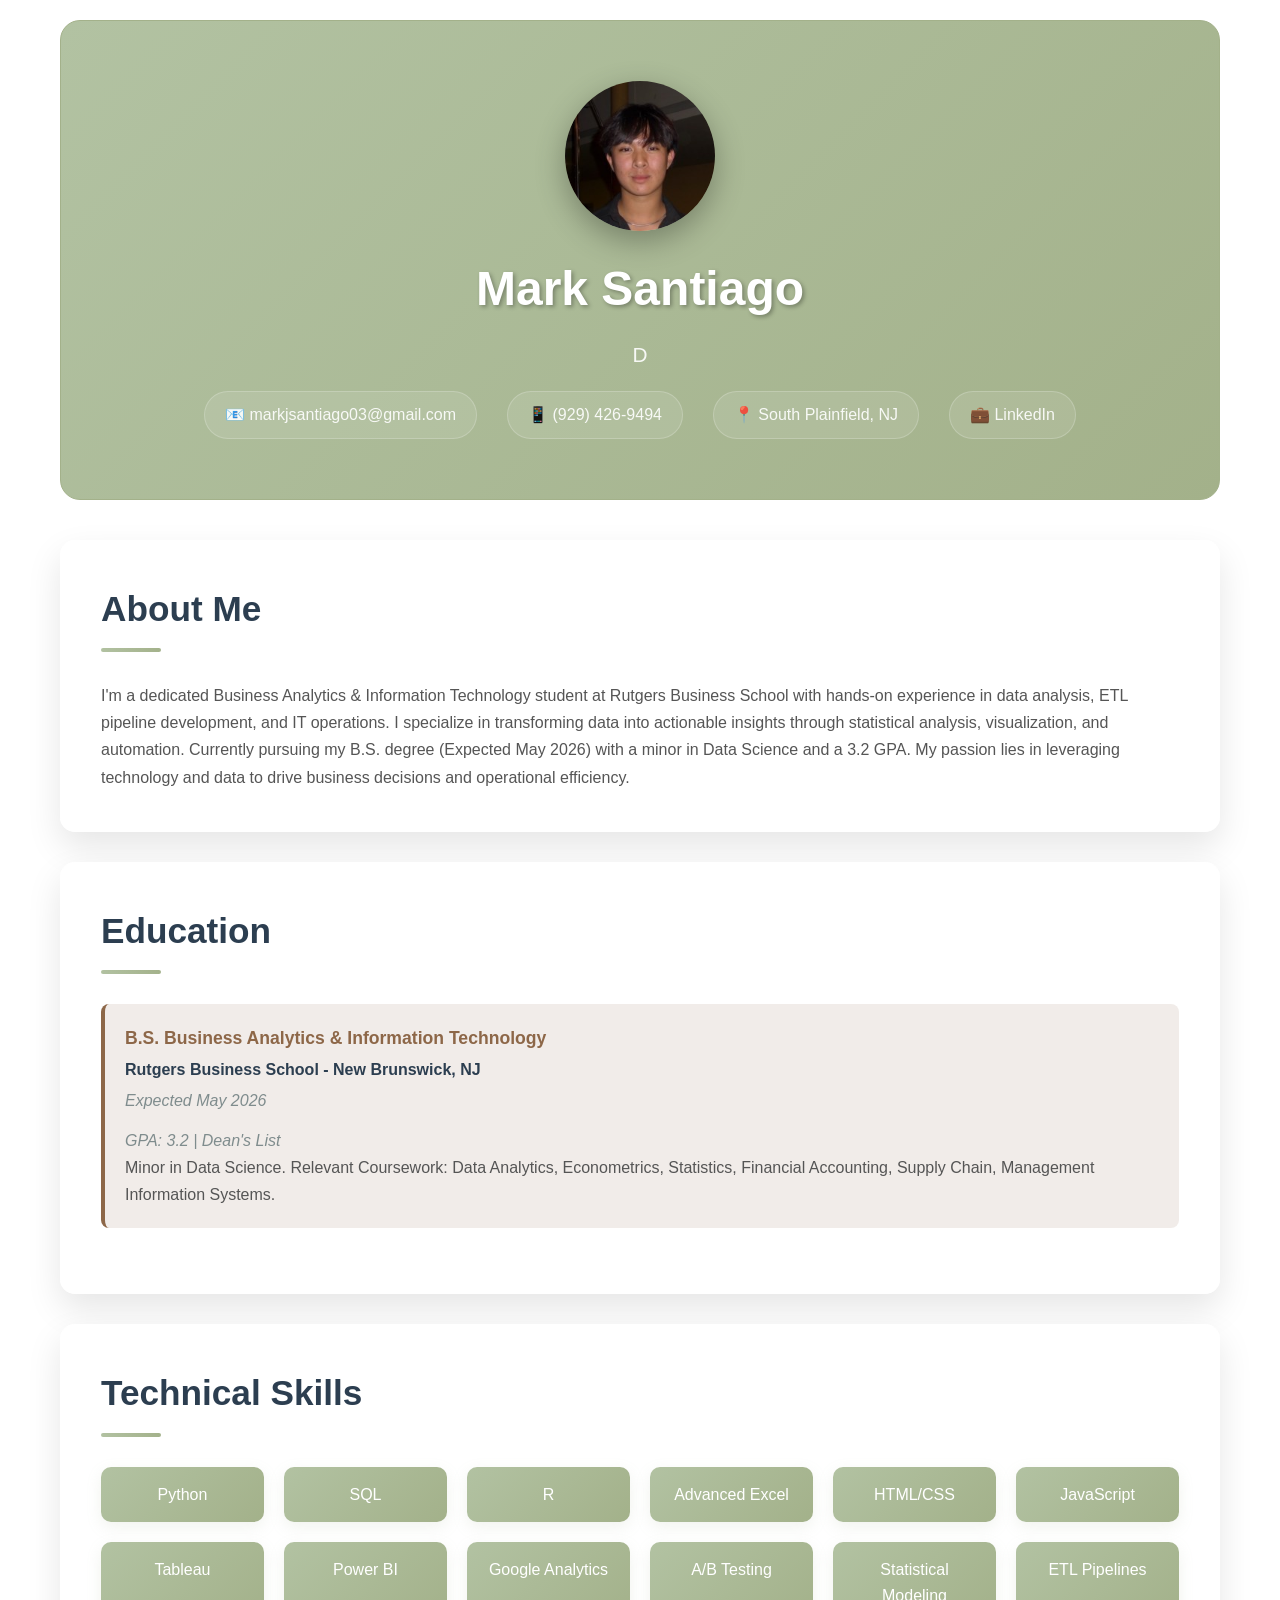
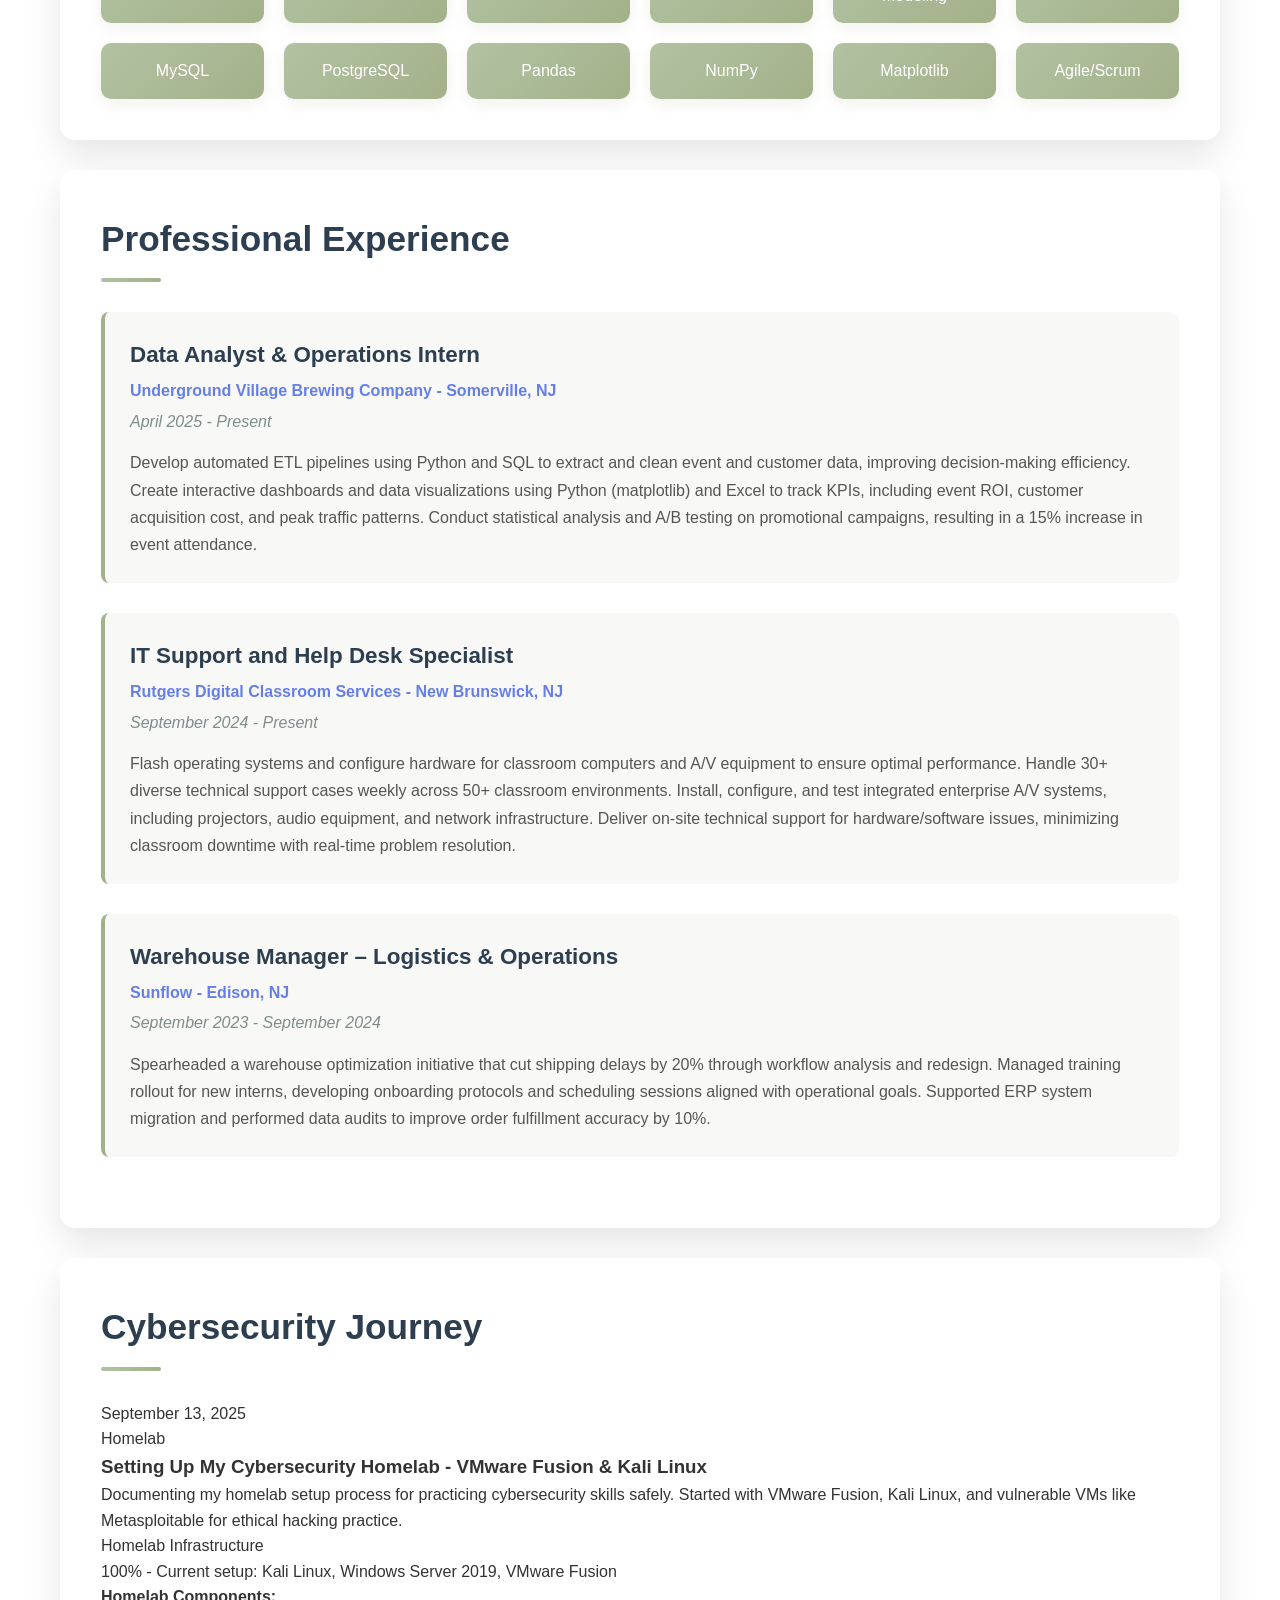
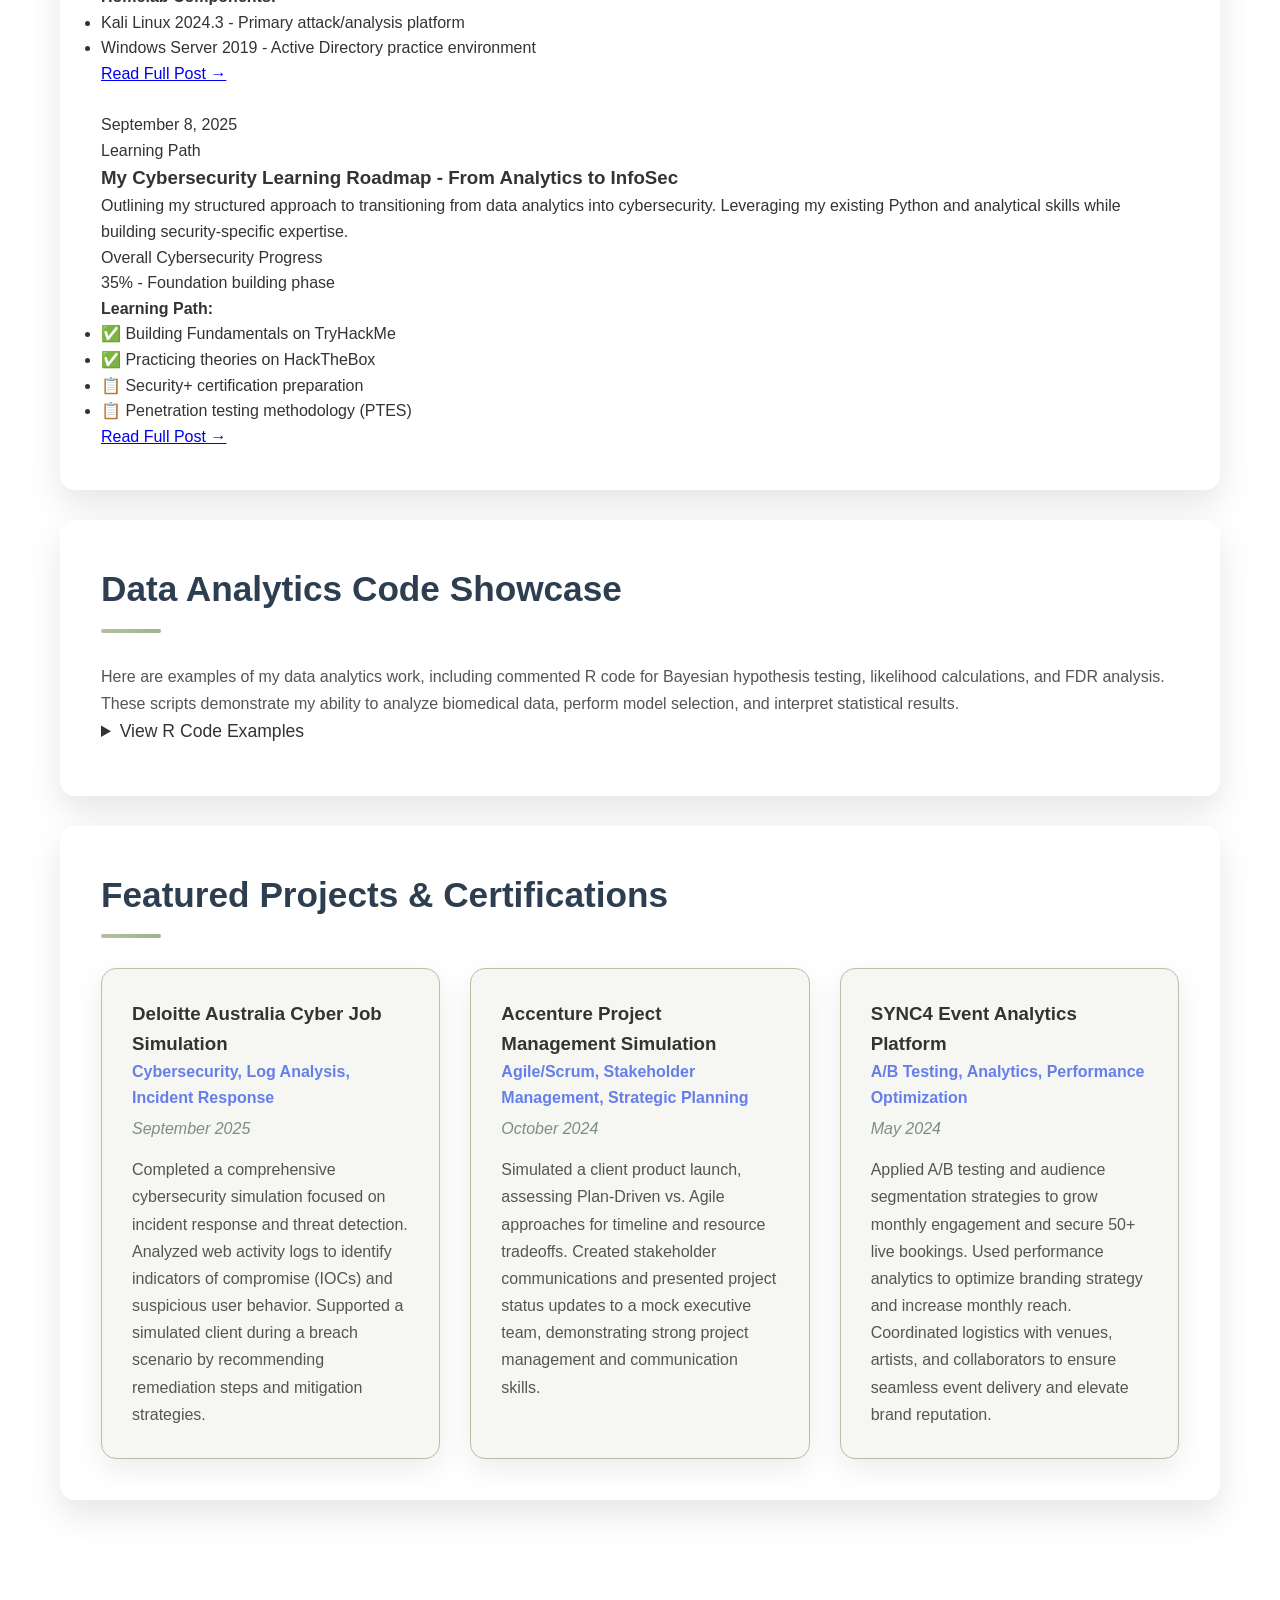
<file: index.html>
<!DOCTYPE html>
<html lang="en">
<head>
    <meta charset="UTF-8">
    <meta name="viewport" content="width=device-width, initial-scale=1.0">
    <title>Mark Santiago - Portfolio</title>
    <style>
        * {
            margin: 0;
            padding: 0;
            box-sizing: border-box;
        }

        body {
            font-family: 'Segoe UI', Tahoma, Geneva, Verdana, sans-serif;
            line-height: 1.6;
            color: #333;
            background: #fff;
            min-height: 100vh;
        }

        .container {
            max-width: 1200px;
            margin: 0 auto;
            padding: 20px;
        }

        header {
            text-align: center;
            padding: 60px 0;
            background: linear-gradient(135deg, #b2c2a2 0%, #a3b18a 100%); /* Sage green gradient */
            color: #2c3e50;
            border-radius: 20px;
            margin-bottom: 40px;
            border: 1px solid #a3b18a;
            animation: fadeInUp 1s ease-out;
        }

        .profile-img {
            width: 150px;
            height: 150px;
            border-radius: 50%;
            margin: 0 auto 20px;
            background: linear-gradient(45deg, #b2c2a2, #a3b18a); /* Sage green */
            display: flex;
            align-items: center;
            justify-content: center;
            color: white;
            font-size: 48px;
            font-weight: bold;
            box-shadow: 0 10px 30px rgba(0,0,0,0.3);
            transition: transform 0.3s ease;
        }

        .profile-img:hover {
            transform: scale(1.05);
        }

        h1 {
            font-size: 3em;
            margin-bottom: 10px;
            color: white;
            text-shadow: 2px 2px 4px rgba(0,0,0,0.3);
        }

        .subtitle {
            font-size: 1.3em;
            color: rgba(255, 255, 255, 0.9);
            margin-bottom: 20px;
        }

        .contact-info {
            display: flex;
            justify-content: center;
            gap: 30px;
            flex-wrap: wrap;
        }

        .contact-item {
            color: rgba(255, 255, 255, 0.9);
            text-decoration: none;
            padding: 10px 20px;
            background: rgba(255, 255, 255, 0.1);
            border-radius: 25px;
            transition: all 0.3s ease;
            border: 1px solid rgba(255, 255, 255, 0.2);
        }

        .contact-item:hover {
            background: rgba(255, 255, 255, 0.2);
            transform: translateY(-2px);
        }

        .section {
            background: rgba(255, 255, 255, 0.95);
            margin-bottom: 30px;
            border-radius: 15px;
            padding: 40px;
            box-shadow: 0 15px 35px rgba(0,0,0,0.1);
            animation: fadeInUp 0.8s ease-out;
            border: 1px solid rgba(255, 255, 255, 0.3);
        }

        .section.education-section {
            background: #8d6748; /* Brown theme */
            color: #fff;
            border: 1px solid #7a583a;
        }

        .section h2 {
            font-size: 2.2em;
            margin-bottom: 30px;
            color: #2c3e50;
            position: relative;
            padding-bottom: 15px;
        }

        .section h2::after {
            content: '';
            position: absolute;
            bottom: 0;
            left: 0;
            width: 60px;
            height: 4px;
            background: linear-gradient(45deg, #b2c2a2, #a3b18a); /* Sage green accent */
            border-radius: 2px;
        }

        .experience-item, .project-item {
            margin-bottom: 30px;
            padding: 25px;
            border-left: 4px solid #a3b18a;
            background: rgba(163, 177, 138, 0.08); /* Sage green tint */
            border-radius: 8px;
            transition: all 0.3s ease;
        }

        .experience-item:hover, .project-item:hover {
            transform: translateX(5px);
            box-shadow: 0 5px 20px rgba(0,0,0,0.1);
        }

        .experience-item h3, .project-item h3 {
            font-size: 1.4em;
            color: #2c3e50;
            margin-bottom: 5px;
        }

        .company, .tech-stack {
            font-weight: bold;
            color: #667eea;
            margin-bottom: 5px;
        }

        .date {
            color: #7f8c8d;
            font-style: italic;
            margin-bottom: 15px;
        }

        .description {
            color: #555;
            line-height: 1.7;
        }

        .skills-grid {
            display: grid;
            grid-template-columns: repeat(auto-fit, minmax(150px, 1fr));
            gap: 20px;
            margin-top: 20px;
        }

        .skill-item {
            background: linear-gradient(135deg, #b2c2a2, #a3b18a);
            color: #fff;
            padding: 15px;
            border-radius: 10px;
            text-align: center;
            font-weight: 500;
            transition: transform 0.3s ease;
            box-shadow: 0 5px 15px rgba(163,177,138,0.15);
        }

        .skill-item:hover {
            transform: translateY(-5px);
        }

        .projects-grid {
            display: grid;
            grid-template-columns: repeat(auto-fit, minmax(300px, 1fr));
            gap: 30px;
            margin-top: 20px;
        }

        .project-card {
            background: #f6f7f2;
            border-radius: 15px;
            padding: 30px;
            box-shadow: 0 10px 30px rgba(0,0,0,0.08);
            transition: all 0.3s ease;
            border: 1px solid #b2c2a2;
        }

        .project-card:hover {
            transform: translateY(-10px);
            box-shadow: 0 20px 40px rgba(0,0,0,0.15);
        }

        .project-links {
            display: none;
        }

        .project-link {
            display: none;
        }

        .project-link:hover {
            transform: translateY(-2px);
            box-shadow: 0 5px 15px rgba(0,0,0,0.2);
        }

        .education-item {
            margin-bottom: 25px;
            padding: 20px;
            border-left: 4px solid #8d6748; /* Brown accent */
            background: rgba(141, 103, 72, 0.12); /* Brown tint */
            border-radius: 8px;
        }

        .degree {
            font-weight: bold;
            color: #8d6748; /* Brown */
            margin-bottom: 5px;
            font-size: 1.1em;
        }

        .school {
            font-weight: bold;
            color: #2c3e50;
            margin-bottom: 5px;
        }

        .gpa {
            color: #7f8c8d;
            font-style: italic;
        }

        @keyframes fadeInUp {
            from {
                opacity: 0;
                transform: translateY(30px);
            }
            to {
                opacity: 1;
                transform: translateY(0);
            }
        }

        @media (max-width: 768px) {
            h1 {
                font-size: 2.2em;
            }
            
            .contact-info {
                flex-direction: column;
                align-items: center;
            }
            
            .section {
                padding: 25px;
                margin-bottom: 20px;
            }
            
            .projects-grid {
                grid-template-columns: 1fr;
            }
        }

        footer {
            text-align: center;
            padding: 40px 0;
            color: rgba(255, 255, 255, 0.8);
            background: rgba(255, 255, 255, 0.1);
            backdrop-filter: blur(10px);
            border-radius: 15px;
            margin-top: 40px;
        }

        .scroll-indicator {
            position: fixed;
            top: 0;
            left: 0;
            width: 100%;
            height: 4px;
            background: linear-gradient(45deg, #b2c2a2, #a3b18a);
            transform-origin: left;
            transform: scaleX(0);
            transition: transform 0.3s ease;
            z-index: 1000;
        }
    </style>
</head>
<body>
    <div class="scroll-indicator" id="scrollIndicator"></div>
    <div class="container">
        <header>
            <div class="profile-img">
                <img src="images/headshot.jpeg" alt="Profile Photo" style="width:100%;height:100%;object-fit:cover;border-radius:50%;">
            </div>
            <h1>Mark Santiago</h1>
            <p class="subtitle">Data Analyst & Business Analytics Professional</p>
            <div class="contact-info">
                <a href="mailto:markjsantiago03@gmail.com" class="contact-item">📧 markjsantiago03@gmail.com</a>
                <a href="tel:+19294269494" class="contact-item">📱 (929) 426-9494</a>
                <a href="#" class="contact-item">📍 South Plainfield, NJ</a>
                <a href="https://www.linkedin.com/in/markjsantiagoo/" class="contact-item" target="_blank" rel="noopener">💼 LinkedIn</a>
            </div>
        </header>

        <section class="section">
            <h2>About Me</h2>
            <p class="description">
                I'm a dedicated Business Analytics & Information Technology student at Rutgers Business School with hands-on experience in data analysis, 
                ETL pipeline development, and IT operations. I specialize in transforming data into actionable insights through statistical analysis, 
                visualization, and automation. Currently pursuing my B.S. degree (Expected May 2026) with a minor in Data Science and a 3.2 GPA. 
                My passion lies in leveraging technology and data to drive business decisions and operational efficiency.
            </p>
        </section>
        

        <section class="section">
                    <h2>Education</h2>
            <div class="education-item">
                <div class="degree">B.S. Business Analytics & Information Technology</div>
                <div class="school">Rutgers Business School - New Brunswick, NJ</div>
                <div class="date">Expected May 2026</div>
                <div class="gpa">GPA: 3.2 | Dean's List</div>
                <div class="description">
                    Minor in Data Science. Relevant Coursework: Data Analytics, Econometrics, Statistics, Financial Accounting, 
                    Supply Chain, Management Information Systems.
                </div>
            </div>
        </section>

        <section class="section">
            <h2>Technical Skills</h2>
            <div class="skills-grid">
                <div class="skill-item">Python</div>
                <div class="skill-item">SQL</div>
                <div class="skill-item">R</div>
                <div class="skill-item">Advanced Excel</div>
                <div class="skill-item">HTML/CSS</div>
                <div class="skill-item">JavaScript</div>
                <div class="skill-item">Tableau</div>
                <div class="skill-item">Power BI</div>
                <div class="skill-item">Google Analytics</div>
                <div class="skill-item">A/B Testing</div>
                <div class="skill-item">Statistical Modeling</div>
                <div class="skill-item">ETL Pipelines</div>
                <div class="skill-item">MySQL</div>
                <div class="skill-item">PostgreSQL</div>
                <div class="skill-item">Pandas</div>
                <div class="skill-item">NumPy</div>
                <div class="skill-item">Matplotlib</div>
                <div class="skill-item">Agile/Scrum</div>
            </div>
        </section>

        <section class="section">
            <h2>Professional Experience</h2>
            
            <div class="experience-item">
                <h3>Data Analyst & Operations Intern</h3>
                <div class="company">Underground Village Brewing Company - Somerville, NJ</div>
                <div class="date">April 2025 - Present</div>
                <div class="description">
                    Develop automated ETL pipelines using Python and SQL to extract and clean event and customer data, improving 
                    decision-making efficiency. Create interactive dashboards and data visualizations using Python (matplotlib) and Excel 
                    to track KPIs, including event ROI, customer acquisition cost, and peak traffic patterns. Conduct statistical analysis 
                    and A/B testing on promotional campaigns, resulting in a 15% increase in event attendance.
                </div>
            </div>

            <div class="experience-item">
                <h3>IT Support and Help Desk Specialist</h3>
                <div class="company">Rutgers Digital Classroom Services - New Brunswick, NJ</div>
                <div class="date">September 2024 - Present</div>
                <div class="description">
                    Flash operating systems and configure hardware for classroom computers and A/V equipment to ensure optimal performance. 
                    Handle 30+ diverse technical support cases weekly across 50+ classroom environments. Install, configure, and test 
                    integrated enterprise A/V systems, including projectors, audio equipment, and network infrastructure. Deliver on-site 
                    technical support for hardware/software issues, minimizing classroom downtime with real-time problem resolution.
                </div>
            </div>

            <div class="experience-item">
                <h3>Warehouse Manager – Logistics & Operations</h3>
                <div class="company">Sunflow - Edison, NJ</div>
                <div class="date">September 2023 - September 2024</div>
                <div class="description">
                    Spearheaded a warehouse optimization initiative that cut shipping delays by 20% through workflow analysis and redesign. 
                    Managed training rollout for new interns, developing onboarding protocols and scheduling sessions aligned with operational goals. 
                    Supported ERP system migration and performed data audits to improve order fulfillment accuracy by 10%.
                </div>
            </div>
        </section>

            <section class="section">
                <h2>Cybersecurity Journey</h2>
                <div class="blog-post">
                    <div class="blog-meta">
                        <div class="blog-date">September 13, 2025</div>
                        <div class="blog-category">Homelab</div>
                    </div>
                    <h3 class="blog-title">Setting Up My Cybersecurity Homelab - VMware Fusion & Kali Linux</h3>
                    <div class="blog-excerpt">
                        Documenting my homelab setup process for practicing cybersecurity skills safely. Started with VMware Fusion,
                        Kali Linux, and vulnerable VMs like Metasploitable for ethical hacking practice.
                    </div>
                    <div class="learning-progress">
                        <div class="progress-title">Homelab Infrastructure</div>
                        <div class="progress-bar">
                            <div class="progress-fill" style="width: 100%"></div>
                        </div>
                        <div class="progress-text">100% - Current setup: Kali Linux, Windows Server 2019, VMware Fusion</div>
                    </div>
                    <div class="key-insights">
                        <h4>Homelab Components:</h4>
                        <ul>
                            <li>Kali Linux 2024.3 - Primary attack/analysis platform</li>
                            <li>Windows Server 2019 - Active Directory practice environment</li>
                        </ul>
                    </div>

                    <a href="https://docs.google.com/document/d/1vBLe43g8pzPNdzWyW-_Uwj6ZaGJ_-W6ywgW0WroQ0Og/edit?usp=sharing" class="read-more">Read Full Post →</a>
                </div>
                <div class="blog-post">
                    <div class="blog-meta">
                        <br>
                        <div class="blog-date">September 8, 2025</div>
                        <div class="blog-category">Learning Path</div>
                    </div>
                    <h3 class="blog-title">My Cybersecurity Learning Roadmap - From Analytics to InfoSec</h3>
                    <div class="blog-excerpt">
                        Outlining my structured approach to transitioning from data analytics into cybersecurity. 
                        Leveraging my existing Python and analytical skills while building security-specific expertise.
                    </div>
                    <div class="learning-progress">
                        <div class="progress-title">Overall Cybersecurity Progress</div>
                        <div class="progress-bar">
                            <div class="progress-fill" style="width: 35%"></div>
                        </div>
                        <div class="progress-text">35% - Foundation building phase</div>
                    </div>
                    <div class="key-insights">
                        <h4>Learning Path:</h4>
                        <ul>
                            <li>✅ Building Fundamentals on TryHackMe</li>
                            <li>✅ Practicing theories on HackTheBox</li>
                            <li>📋 Security+ certification preparation</li>
                            <li>📋 Penetration testing methodology (PTES)</li>
                        </ul>
                    </div>

                    <a href="https://docs.google.com/document/d/1CF9ImtpHwTesInnPlKgRlDGjMZAUlc-0JhSB9SvzS6Y/edit?usp=sharing" class="read-more">Read Full Post →</a>
                </div>
            </section>
                    <section class="section">
                            <h2>Data Analytics Code Showcase</h2>
                            <p class="description">
                                    Here are examples of my data analytics work, including commented R code for Bayesian hypothesis testing, likelihood calculations, and FDR analysis. These scripts demonstrate my ability to analyze biomedical data, perform model selection, and interpret statistical results.
                            </p>
                                        <details>
                                                <summary style="font-size:1.1em;cursor:pointer;margin-bottom:10px;">View R Code Examples</summary>
                                                <pre style="background:#f6f7f2;border-radius:10px;padding:20px;overflow-x:auto;font-size:1em;line-height:1.5;border:1px solid #b2c2a2;">
                <span style="color:#22863a;font-weight:bold;"># bayes.calc.test: Bayesian hypothesis testing with p-value calculation</span>
                bayes.calc.test &lt;- function(data,dfunc0,rfunc0,vpar0,dfuncA,vparA,p0){
                    <span style="color:#6a737d;"># calc prior probabilities for the two hyp</span>
                    prior1 &lt;- c(p0,1-p0)
                    <span style="color:#6a737d;"># calc the likelihood of the data under null hyp</span>
                    lik0 &lt;- lik.calc(data,dfunc0,vpar0)
                    <span style="color:#6a737d;"># calc the likelihood of the data under the alt hyp</span>
                    lik1 &lt;- lik.calc(data,dfuncA,vparA)
                    <span style="color:#6a737d;"># calc the likelihood ratio</span>
                    r1 &lt;- lik1/lik0
                    <span style="color:#6a737d;"># calc the denominator of the Bayes formula</span>
                    denom &lt;- p0*lik0 + (1-p0)*lik1
                    <span style="color:#6a737d;"># calc the posterior</span>
                    post1 &lt;- c((p0*lik0/denom),((1-p0)*lik1/denom))
                    <span style="color:#6a737d;"># create counter for p-val calc</span>
                    n1 &lt;- length(data)
                    n0 &lt;- 0
                    <span style="color:#6a737d;"># artificial test to calc p-val</span>
                    for(i in 1:10000){
                        dataz &lt;- rfunc0(n1,vpar0)
                        llikz0 &lt;- lik.calc(dataz,dfunc0,vpar0)
                        llikzA &lt;- lik.calc(dataz,dfuncA,vparA)
                        rlik &lt;- llikzA/llikz0
                        n0 &lt;- n0 + (rlik &gt; r1)
                    }
                    <span style="color:#6a737d;"># calc p-value</span>
                    pval1 &lt;- n0/10000
                    <span style="color:#6a737d;"># display list with the prior and posterior probabilities and p-val</span>
                    list(prior=prior1,post=post1,pval=pval1)
                }

                <span style="color:#22863a;font-weight:bold;"># lik.calc: Calculate likelihood of data given parameters</span>
                lik.calc &lt;- function(data,dfunc,parvec){
                    <span style="color:#6a737d;"># calc the likelihood of the data given the parameters</span>
                    exp(sum(log(dfunc(data,parvec))))
                }

                <span style="color:#22863a;font-weight:bold;"># fdr: False Discovery Rate analysis with plotting</span>
                fdr &lt;- function(v1,Q, ind=F){
                    <span style="color:#6a737d;"># order p-val in ascending order</span>
                    o1 &lt;- order(v1)
                    <span style="color:#6a737d;"># Sort p-val according to the order</span>
                    pvec &lt;- v1[o1]
                    <span style="color:#6a737d;"># set m as the n of tests</span>
                    m &lt;- length(v1)
                    <span style="color:#6a737d;"># set the Q line according to whether the tests are independent or not</span>
                    qline &lt;- Q * c(1:m) / m
                    <span style="color:#6a737d;"># if the tests are not independent, adjust the Q</span>
                    if(!ind){
                        c1 &lt;- sum(1/(c(1:m)))
                        qline &lt;- Q * c(1:m) / (m * c1)
                    }
                    <span style="color:#6a737d;"># create a plot of the p-val and the Q line</span>
                    plot(c(c(1:m),c(1:m)),c(qline,pvec),type="n",xlab="ordering",ylab="pvalue")
                    lines(c(1:m),qline)
                    points(c(1:m),pvec)
                    <span style="color:#6a737d;"># calc the difference between the p-val and the Q line</span>
                    dv &lt;- pvec - qline
                    I22 &lt;- !is.na(dv)
                    <span style="color:#6a737d;"># identify the p-vals that are below the Q line</span>
                    I1 &lt;- (dv[I22] < 0)
                    I0 &lt;- I1
                    <span style="color:#6a737d;"># if more than half of the p-vals are below the Q line</span>
                    if(sum(I0) > .5){
                        <span style="color:#6a737d;"># calc the maximum p-val that is below the Q line</span>
                        pmax &lt;- max(pvec[I22][I1])
                        <span style="color:#6a737d;"># identify all p-val that are less than or equal to pmax</span>
                        I2 &lt;- pvec[I22] <= pmax
                        <span style="color:#6a737d;"># highlight these p-vals in the plot</span>
                        points(c(1:m)[I2],pvec[I2],col="red")
                        <span style="color:#6a737d;"># return the indices of the interesting p-vals and whether the tests are independent</span>
                        out &lt;- list(interesting=o1[I22][I2], ind=ind)
                    }
                    else{
                        <span style="color:#6a737d;"># if less than half of the p-vals are below the Q, calculate the quantiles of the beta distribution</span>
                        vec &lt;- qbeta(c(.5,.95,.99,.999),1,length(v1)+1)
                        <span style="color:#6a737d;"># return these quantiles</span>
                        out &lt;- list(q.5=vec[1],q.95=vec[2],q.99=vec[3],q.999=vec[4])
                    }
                    <span style="color:#6a737d;"># Return the result</span>
                    out
                }
                                                </pre>
                                        </details>
                    </section>
        <section class="section">
            <h2>Featured Projects & Certifications</h2>
            <div class="projects-grid">
                <div class="project-card">
                    <h3>Deloitte Australia Cyber Job Simulation</h3>
                    <div class="tech-stack">Cybersecurity, Log Analysis, Incident Response</div>
                    <div class="date">September 2025</div>
                    <div class="description">
                        Completed a comprehensive cybersecurity simulation focused on incident response and threat detection. 
                        Analyzed web activity logs to identify indicators of compromise (IOCs) and suspicious user behavior. 
                        Supported a simulated client during a breach scenario by recommending remediation steps and mitigation strategies.
                    </div>
                </div>

                <div class="project-card">
                    <h3>Accenture Project Management Simulation</h3>
                    <div class="tech-stack">Agile/Scrum, Stakeholder Management, Strategic Planning</div>
                    <div class="date">October 2024</div>
                    <div class="description">
                        Simulated a client product launch, assessing Plan-Driven vs. Agile approaches for timeline and resource tradeoffs. 
                        Created stakeholder communications and presented project status updates to a mock executive team, demonstrating 
                        strong project management and communication skills.
                    </div>
                </div>

                <div class="project-card">
                    <h3>SYNC4 Event Analytics Platform</h3>
                    <div class="tech-stack">A/B Testing, Analytics, Performance Optimization</div>
                    <div class="date">May 2024</div>
                    <div class="description">
                        Applied A/B testing and audience segmentation strategies to grow monthly engagement and secure 50+ live bookings. 
                        Used performance analytics to optimize branding strategy and increase monthly reach. Coordinated logistics with venues, 
                        artists, and collaborators to ensure seamless event delivery and elevate brand reputation.
                    </div>
                </div>
            </div>
        </section>

        <footer>
            <p>© 2024 Mark Santiago. Built with passion and modern web technologies.</p>
            <p>Transforming data into insights, one analysis at a time!</p>
        </footer>
    </div>

    <script>
        // Smooth scrolling animation for links
        document.querySelectorAll('a[href^="#"]').forEach(anchor => {
            anchor.addEventListener('click', function (e) {
                e.preventDefault();
                document.querySelector(this.getAttribute('href')).scrollIntoView({
                    behavior: 'smooth'
                });
            });
        });

        // Scroll progress indicator
        window.addEventListener('scroll', () => {
            const scrolled = (window.scrollY / (document.documentElement.scrollHeight - window.innerHeight)) * 100;
            document.getElementById('scrollIndicator').style.transform = `scaleX(${scrolled / 100})`;
        });

        // Animate sections on scroll
        const observer = new IntersectionObserver((entries) => {
            entries.forEach(entry => {
                if (entry.isIntersecting) {
                    entry.target.style.opacity = '1';
                    entry.target.style.transform = 'translateY(0)';
                }
            });
        });

        document.querySelectorAll('.section').forEach(section => {
            section.style.opacity = '0';
            section.style.transform = 'translateY(30px)';
            section.style.transition = 'all 0.6s ease-out';
            observer.observe(section);
        });

        // Dynamic typing effect for subtitle
        const subtitle = document.querySelector('.subtitle');
        const roles = ['Data Analyst', 'Business Analytics Student', 'IT Operations Specialist', 'Problem Solver'];
        let currentRole = 0;
        let charIndex = 0;
        let isDeleting = false;

        function typeEffect() {
            const currentText = roles[currentRole];
            
            if (isDeleting) {
                subtitle.textContent = currentText.substring(0, charIndex - 1);
                charIndex--;
            } else {
                subtitle.textContent = currentText.substring(0, charIndex + 1);
                charIndex++;
            }

            if (!isDeleting && charIndex === currentText.length) {
                setTimeout(() => isDeleting = true, 2000);
            } else if (isDeleting && charIndex === 0) {
                isDeleting = false;
                currentRole = (currentRole + 1) % roles.length;
            }

            const speed = isDeleting ? 50 : 100;
            setTimeout(typeEffect, speed);
        }

        // Start typing effect after 2 seconds
        setTimeout(typeEffect, 2000);
    </script>
</body>
</html>
</file>
